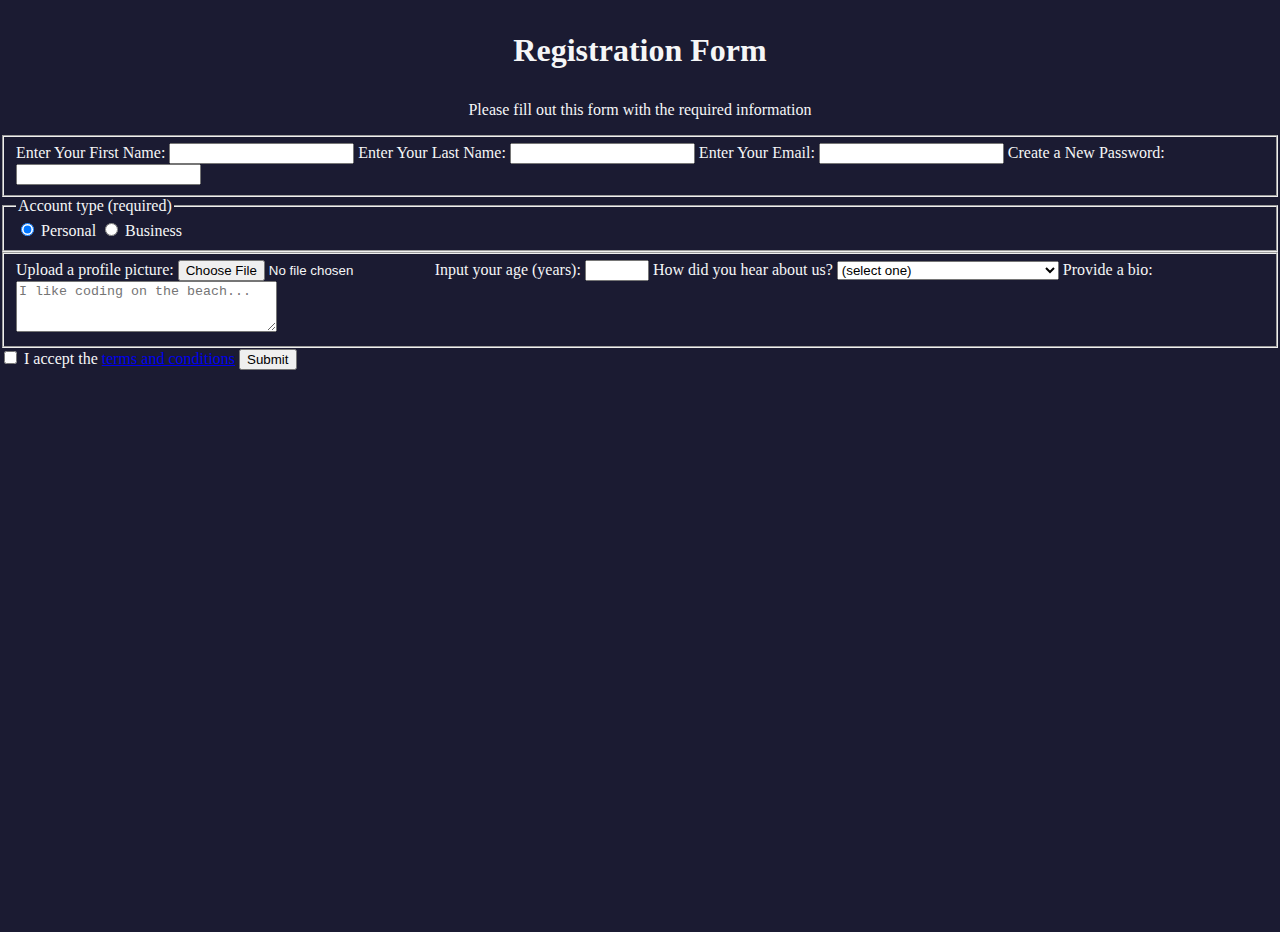
<file: freecodecamp/index.html>
<!DOCTYPE html>
<html lang="en">
  <head>
    <meta charset="UTF-8">
    <title>Registration Form</title>
    <link rel="stylesheet" href="styles.css" />
  </head>
  <body>
    <h1>Registration Form</h1>
    <p>Please fill out this form with the required information</p>
    <form method="post" action='https://register-demo.freecodecamp.org'>
      <fieldset>
        <label for="first-name">Enter Your First Name: <input id="first-name" name="first-name" type="text" required /></label>
        <label for="last-name">Enter Your Last Name: <input id="last-name" name="last-name" type="text" required /></label>
        <label for="email">Enter Your Email: <input id="email" name="email" type="email" required /></label>
        <label for="new-password">Create a New Password: <input id="new-password" name="new-password" type="password" pattern="[a-z0-5]{8,}" required /></label>
      </fieldset>
      <fieldset>
        <legend>Account type (required)</legend>
        <label for="personal-account"><input id="personal-account" type="radio" name="account-type" checked /> Personal</label>
        <label for="business-account"><input id="business-account" type="radio" name="account-type" /> Business</label>
      </fieldset>
      <fieldset>
        <label for="profile-picture">Upload a profile picture: <input id="profile-picture" type="file" name="file" /></label>
        <label for="age">Input your age (years): <input id="age" type="number" name="age" min="13" max="120" /></label>
        <label for="referrer">How did you hear about us?
          <select id="referrer" name="referrer">
            <option value="">(select one)</option>
            <option value="1">freeCodeCamp News</option>
            <option value="2">freeCodeCamp YouTube Channel</option>
            <option value="3">freeCodeCamp Forum</option>
            <option value="4">Other</option>
          </select>
        </label>
        <label for="bio">Provide a bio:
          <textarea id="bio" name="bio" rows="3" cols="30" placeholder="I like coding on the beach..."></textarea>
        </label>
      </fieldset>
      <label for="terms-and-conditions">
        <input id="terms-and-conditions" type="checkbox" required name="terms-and-conditions" /> I accept the <a href="https://www.freecodecamp.org/news/terms-of-service/">terms and conditions</a>
      </label>
      <input type="submit" value="Submit" />
    </form>
  </body>
</html>
</file>
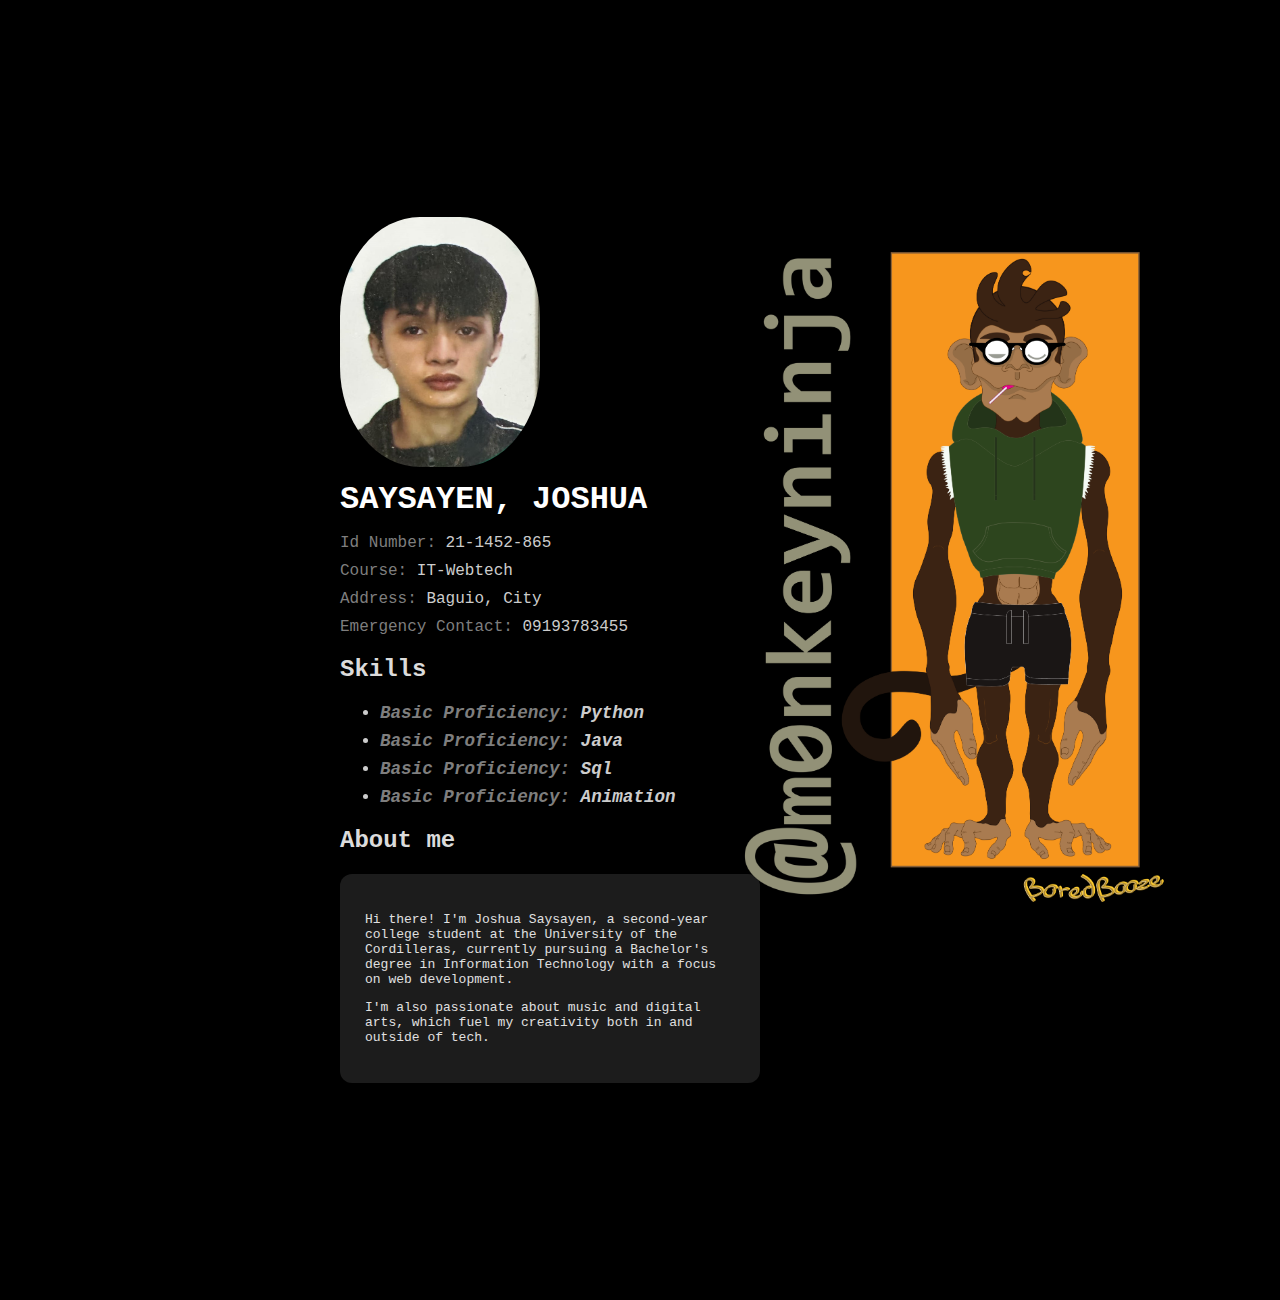
<file: resume/index.html>
<!DOCTYPE html>
<html lang="en">
<head>
    <link rel="stylesheet" href="style.css">
    <meta charset="UTF-8">
    <meta name="viewport" content="width=device-width, initial-scale=1.0">
    <title>Exercise</title>
</head>
<body>
    <div class="container">
        <div class="profile-card">
            <div class="contentwrap">
                <div class="imgName">
                    <img src="img/idref.jpg" 
                    alt="id image" 
                    class="centerID" 
                    width="200" 
                    height="250">
                    <h1 class="header1">SAYSAYEN, JOSHUA</h1>
                    <div class="info">
                        <ul>
                            <li><strong>Id Number:</strong> 21-1452-865</li>
                            <li><strong>Course:</strong> IT-Webtech</li>
                            <li><strong>Address:</strong> Baguio, City</li>
                            <li><strong>Emergency Contact:</strong> 09193783455</li>
                        </ul>
                    </div>
                    <h2 class="header2">Skills</h2>
                    <div>
                    <ul class="skills">
                        <li><strong>Basic Proficiency:</strong> Python</li>
                        <li><strong>Basic Proficiency:</strong> Java</li>
                        <li><strong>Basic Proficiency:</strong> Sql</li>
                        <li><strong>Basic Proficiency:</strong> Animation</li>
                    </ul>
                    </div>
                    <h2 class="header2">About me</h2>
                    <div class="about-me">
                        <p>Hi there! I'm Joshua Saysayen, a second-year college student at the University of the Cordilleras, currently pursuing a Bachelor's degree in Information Technology with a focus on web development.</p>
                        <p>I'm also passionate about music and digital arts, which fuel my creativity both in and outside of tech.</p>
                    </div>
                    <div class="resume">
                        <!--Add resume at home-->
                    </div>
            </div>    
        </div>
        <div class="rightimg">
            <img src="img/dressedmonke.png" class="alignimg" alt="boredbooze" width="200" height="250">
        </div>
    </div>
</body>
</html>
</file>
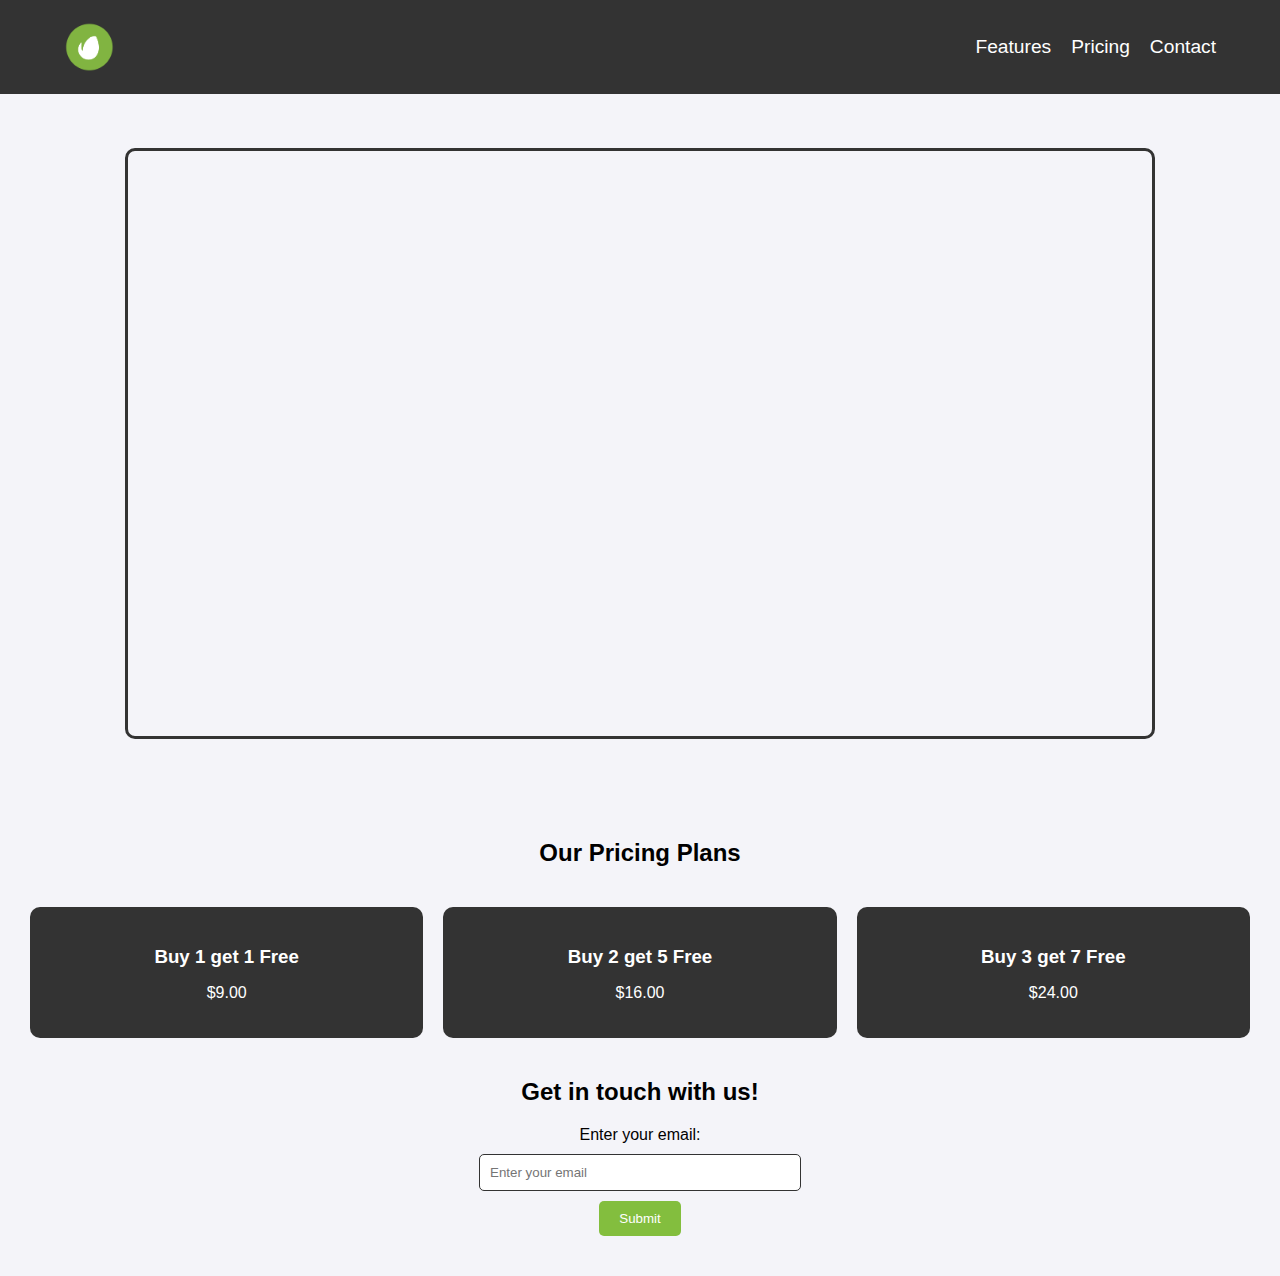
<file: certification projects/Product Landing Page/index.html>
<!DOCTYPE html>
<html lang="en">
<head>
    <meta charset="UTF-8">
    <meta name="viewport" content="width=device-width, initial-scale=1.0">
    <title>Product Landing Page</title>
    <link rel="stylesheet" href="style.css">
</head>
<body>
    <header id="header">
        <nav id="nav-bar">
            <img id="header-img" src="img/icon.png" alt="envato">
            <ul>
                <li><a class="nav-link" href="#features">Features</a></li>
                <li><a class="nav-link" href="#pricing">Pricing</a></li>
                <li><a class="nav-link" href="#contact">Contact</a></li>
            </ul>
        </nav>
    </header>
    <main>
        <section id="features">
            <h2>Watch our T-Shirt Product Video</h2>
            <div id="vid-container">
                <iframe id="video" width="560" height="315" src="https://www.youtube.com/embed/PdJq-dAQr-Y" frameborder="0" allowfullscreen></iframe>
            </div>
        </section>
        <section id="pricing">
            <h2>Our Pricing Plans</h2>
            <div id="pricing-table">
                <div class="pricing-opt">
                    <h3>Buy 1 get 1 Free</h3>
                    <p>$9.00</p>
                </div>
                <div class="pricing-opt">
                    <h3>Buy 2 get 5 Free</h3>
                    <p>$16.00</p>
                </div>
                <div class="pricing-opt">
                    <h3>Buy 3 get 7 Free</h3>
                    <p>$24.00</p>
                </div>
            </div>
        </section>
        <section id="contact">
            <h2>Get in touch with us!</h2>
            <form id="form" action="https://www.freecodecamp.com/email-submit" method="POST">
                <label for="email" >Enter your email:</label>
                <input type="email" id="email" name="email" placeholder="Enter your email" required>
                <input type="submit" id="submit" value="Submit">
            </form>
        </section>
    </main>
</body>
</html>
</file>
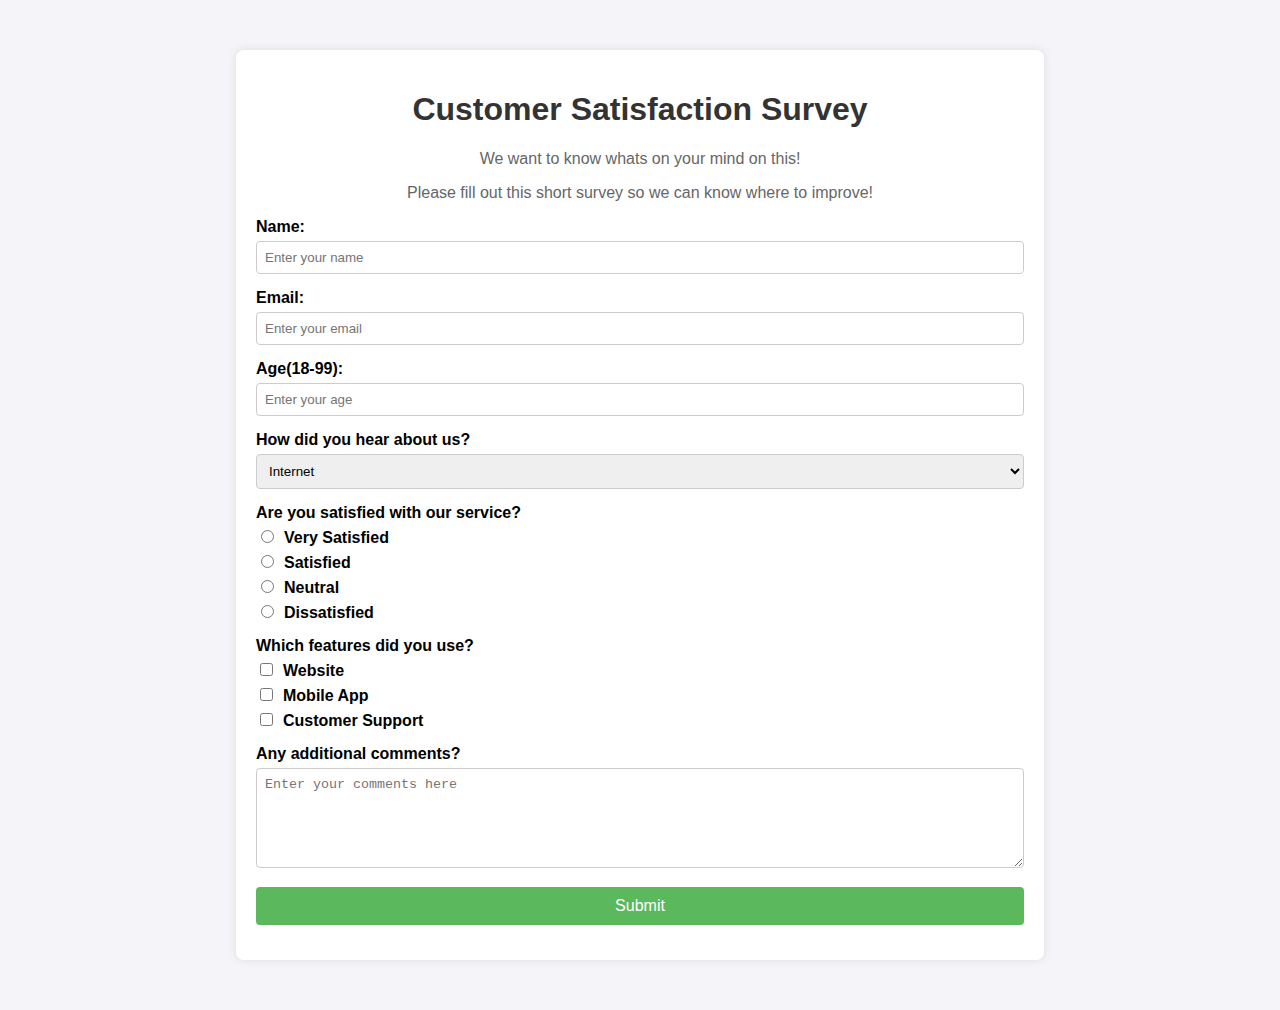
<file: certification projects/Survey Form/index.html>
<!DOCTYPE html>
<html lang="en">
<head>
    <meta charset="UTF-8">
    <meta name="viewport" content="width=device-width, initial-scale=1.0">
    <title>Survey Form</title>
    <link rel="stylesheet" href="style.css">
</head>
<body>
    <div class="container">
        <h1 id="title">Customer Satisfaction Survey</h1>
        <p id="description">We want to know whats on your mind on this!</p>
        <p id="description">Please fill out this short survey so we can know where to improve!</p>
        <form id="survey-form">
            <div class="form-group">
                <!--for the name-->
                <label id="name-label" for="name">Name: </label>
                <input type="text" id="name" name="name" placeholder="Enter your name" required>
            </div>
            <div class="form-group">
                <!--for the email-->
                <label id="email-label" for="email">Email: </label>
                <input type="email" id="email" name="email" placeholder="Enter your email" required>
            </div>
            <div class="form-group">
                <!--for the age-->
                <label id="age-label" for="age">Age(18-99): </label>
                <input type="number" id="age" name="age" min="18" max="99" placeholder="Enter your age" required>
            </div>
            <div class="form-group">
                <!--dropdown part-->
                <label for="dropdown">How did you hear about us?</label>
                <select name="dropdown" id="dropdown">
                    <option value="internet">Internet</option>
                    <option value="friends">Friends or Family</option>
                    <option value="advertisement">Advertisement</option>
                </select>
            </div>
            <div class="form-group">
                <!--radiobutton part-->
                <label for="">Are you satisfied with our service?</label>
                <label for=""><input type="radio" name="satisfaction" value="very-satisfied">Very Satisfied</label>
                <label for=""><input type="radio" name="satisfaction" value="satisfied">Satisfied</label>
                <label for=""><input type="radio" name="satisfaction" value="neutral">Neutral</label>
                <label for=""><input type="radio" name="satisfaction" value="dissatisfied">Dissatisfied</label>
            </div>
            <div class="form-group">
                <!--checkbox part-->
                <label for="">Which features did you use?</label>
                <label for=""><input type="checkbox" name="features" value="website">Website</label>
                <label for=""><input type="checkbox" name="features" value="mobile-app">Mobile App</label>
                <label for=""><input type="checkbox" name="features" value="customer-support">Customer Support</label>
            </div>
            <div class="form-group">
                <!--for commentaries-->
                <label for="comments">Any additional comments?</label>
                <textarea name="comments" id="comments" placeholder="Enter your comments here"></textarea>
            </div>
            <div class="form-group">
                <button id="submit" type="submit">Submit</button>
            </div>
        </form>
    </div>
</body>
</html>
</file>
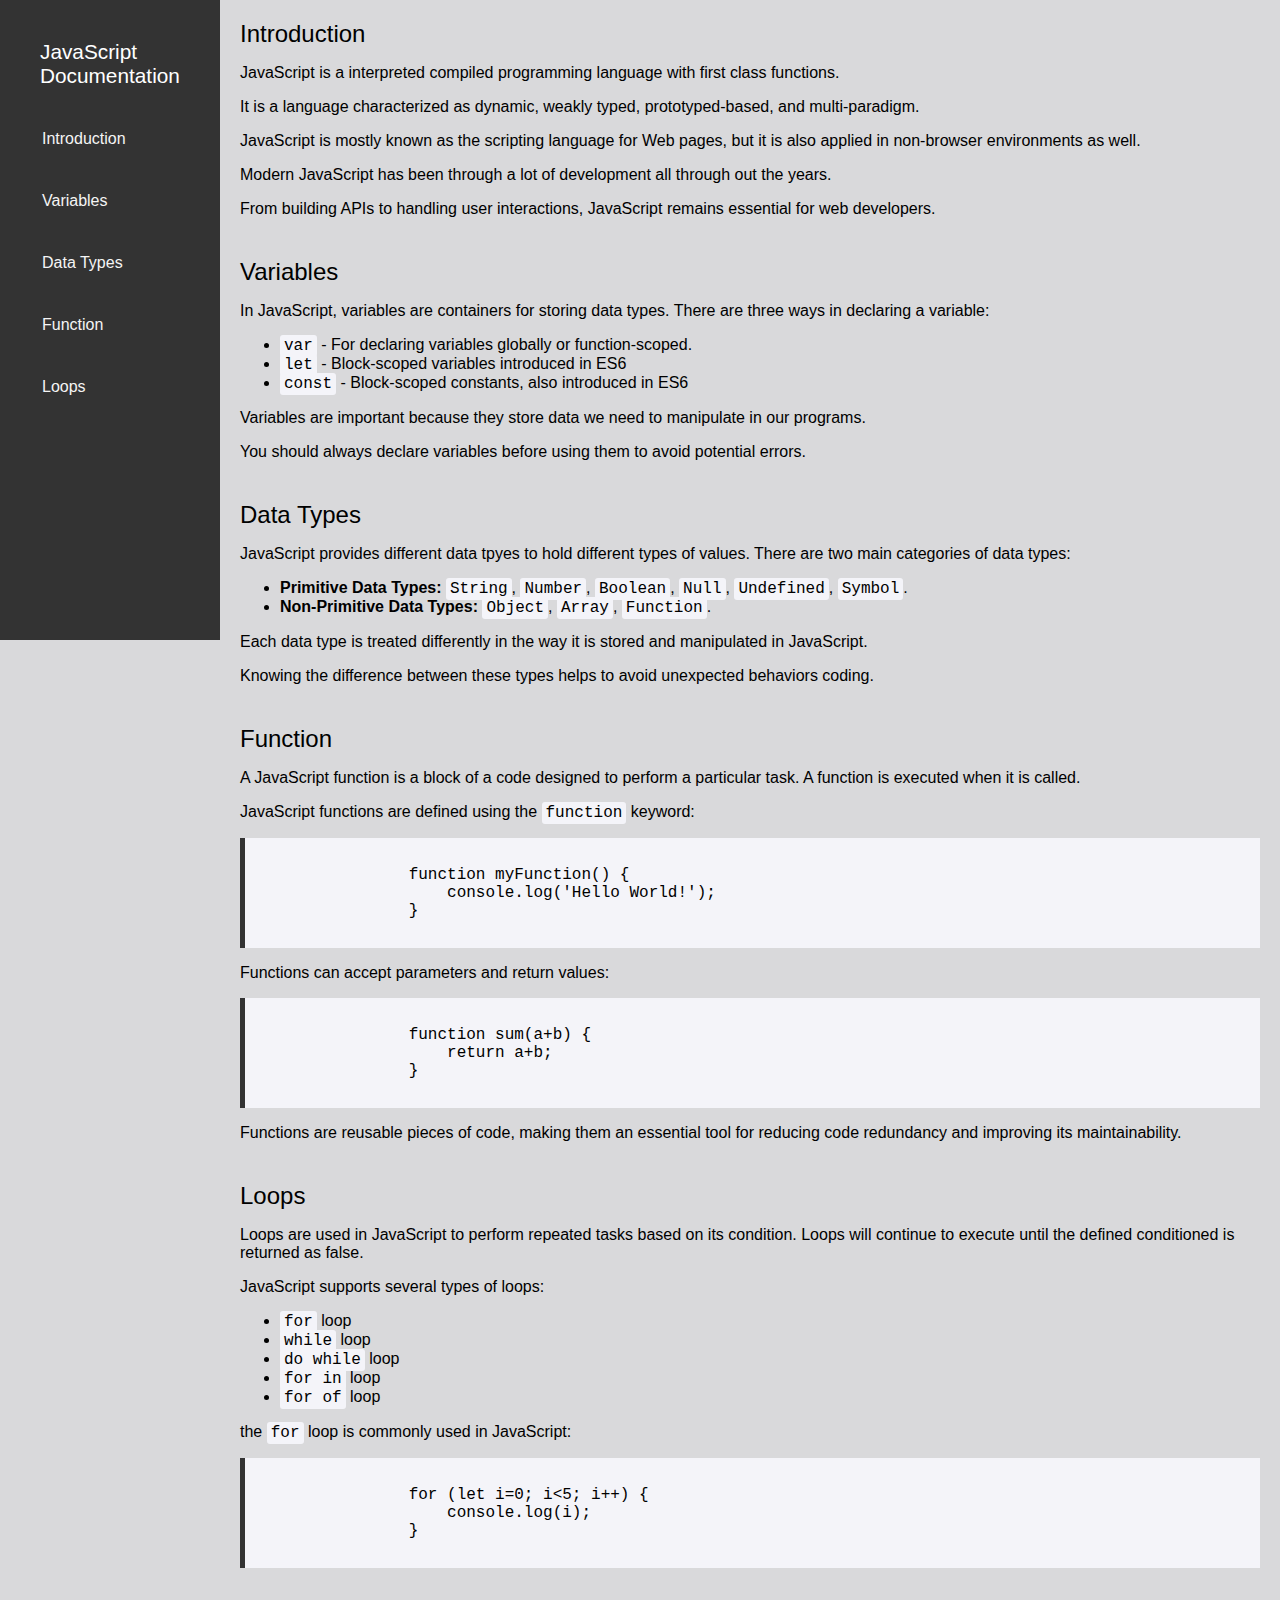
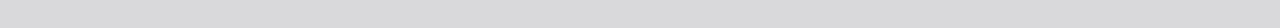
<file: certification projects/Technical Documentation/index.html>
<!DOCTYPE html>
<html lang="en">
<head>
    <meta charset="UTF-8">
    <meta name="viewport" content="width=device-width, initial-scale=1.0">
    <title>Technical Documentation</title>
    <link rel="stylesheet" href="style.css">
</head>
<body>
    <nav id="navbar">
        <header>JavaScript Documentation</header>
        <a class="nav-link" href="#Introduction">Introduction</a>
        <a class="nav-link" href="#Variables">Variables</a>
        <a class="nav-link" href="#Data_Types">Data Types</a>
        <a class="nav-link" href="#Function">Function</a>
        <a class="nav-link" href="#Loops">Loops</a>
    </nav>
    <main id="main-doc">
        <section class="main-section" id="Introduction">
            <header>Introduction</header>
            <p>JavaScript is a interpreted compiled programming language with first class functions.</p>
            <p>It is a language characterized as dynamic, weakly typed, prototyped-based, and multi-paradigm.</p>
            <p>JavaScript is mostly known as the scripting language for Web pages, but it is also applied in non-browser environments as well.</p>
            <p>Modern JavaScript has been through a lot of development all through out the years.</p>
            <p>From building APIs to handling user interactions, JavaScript remains essential for web developers.</p>
        </section>
        <section class="main-section" id="Variables">
            <header>Variables</header>
            <p>In JavaScript, variables are containers for storing data types. There are three ways in declaring a variable:</p>
            <ul>
                <li><code>var</code> - For declaring variables globally or function-scoped.</li>
                <li><code>let</code> - Block-scoped variables introduced in ES6</li>
                <li><code>const</code> - Block-scoped constants, also introduced in ES6</li>
            </ul>
            <p>Variables are important because they store data we need to manipulate in our programs.</p>
            <p>You should always declare variables before using them to avoid potential errors.</p>
        </section>
        <section class="main-section" id="Data_Types">
            <header>Data Types</header>
            <p>JavaScript provides different data tpyes to hold different types of values. There are two main categories of data types:</p>
            <ul>
                <li>
                    <strong>Primitive Data Types: </strong><code>String</code>, <code>Number</code>, <code>Boolean</code>, <code>Null</code>, <code>Undefined</code>, <code>Symbol</code>.
                </li>
                <li>
                    <strong>Non-Primitive Data Types: </strong><code>Object</code>, <code>Array</code>, <code>Function</code>.
                </li>
            </ul>
            <p>Each data type is treated differently in the way it is stored and manipulated in JavaScript.</p>
            <p>Knowing the difference between these types helps to avoid unexpected behaviors coding.</p>
        </section>
        <section class="main-section" id="Function">
            <header>Function</header>
            <p>A JavaScript function is a block of a code designed to perform a particular task. A function is executed when it is called.</p>
            <p>JavaScript functions are defined using the <code>function</code> keyword:</p>
            <pre><code>
                function myFunction() {
                    console.log('Hello World!');
                }
            </code></pre>
            <p>Functions can accept parameters and return values:</p>
            <pre><code>
                function sum(a+b) {
                    return a+b;
                }
            </code></pre>
            <p>Functions are reusable pieces of code, making them an essential tool for reducing code redundancy and improving its maintainability.</p>
        </section>
        <section class="main-section" id="Loops">
            <header>Loops</header>
            <p>Loops are used in JavaScript to perform repeated tasks based on its condition. Loops will continue to execute until the defined conditioned is returned as false.</p>
            <p>JavaScript supports several types of loops:</p>
            <ul>
                <li><code>for</code> loop</li>
                <li><code>while</code> loop</li>
                <li><code>do while</code> loop</li>
                <li><code>for in</code> loop</li>
                <li><code>for of</code> loop</li>
            </ul>
            <p>the <code>for</code> loop is commonly used in JavaScript:</p>
            <pre><code>
                for (let i=0; i<5; i++) {
                    console.log(i);
                }
            </code></pre>
        </section>
    </main>
</body>
</html>
</file>
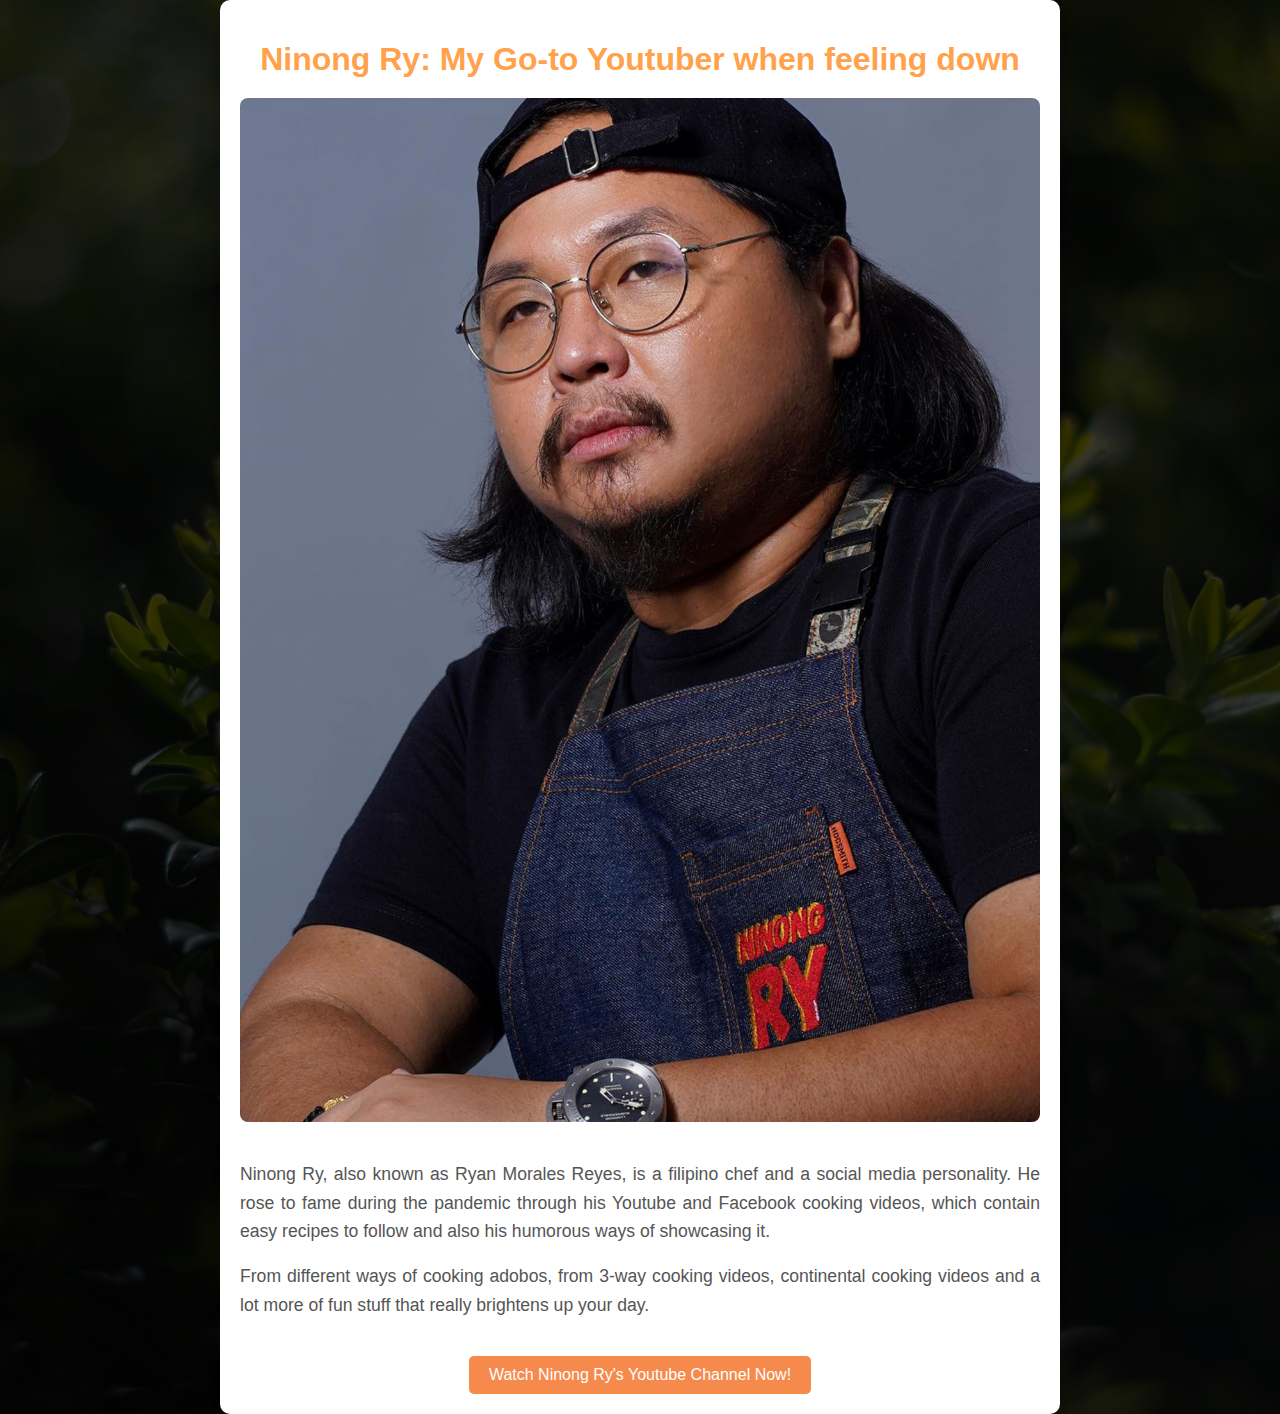
<file: certification projects/Tribute Page/index.html>
<!DOCTYPE html>
<html lang="en">
<head>
    <meta charset="UTF-8">
    <meta name="viewport" content="width=device-width, initial-scale=1.0">
    <title>Ninong Ry Tribute</title>
    <link rel="stylesheet" href="style.css">
</head>
<body>
    <main id="main">
        <h1 id="title">Ninong Ry: My Go-to Youtuber when feeling down</h1>
        <div id="img-container">
            <img id="image" src="img/nongry.jpg">
            <figcaption>Yours Truly, Magaling magluto at makulet na NINONG RY!</figcaption>
        </div>
        <section id="tribute-info">
            <p>Ninong Ry, also known as Ryan Morales Reyes, is a filipino chef and a social media personality. He rose to fame during the pandemic through his Youtube and Facebook cooking videos, which contain easy recipes to follow and also his humorous ways of showcasing it.</p>
            <p>From different ways of cooking adobos, from 3-way cooking videos, continental cooking videos and a lot more of fun stuff that really brightens up your day.</p>
        </section>

        <a id="tribute-link" href="https://www.youtube.com/c/NinongRy" target="_blank">Watch Ninong Ry's Youtube Channel Now!</a>
    </main>
</body>
</html>
</file>
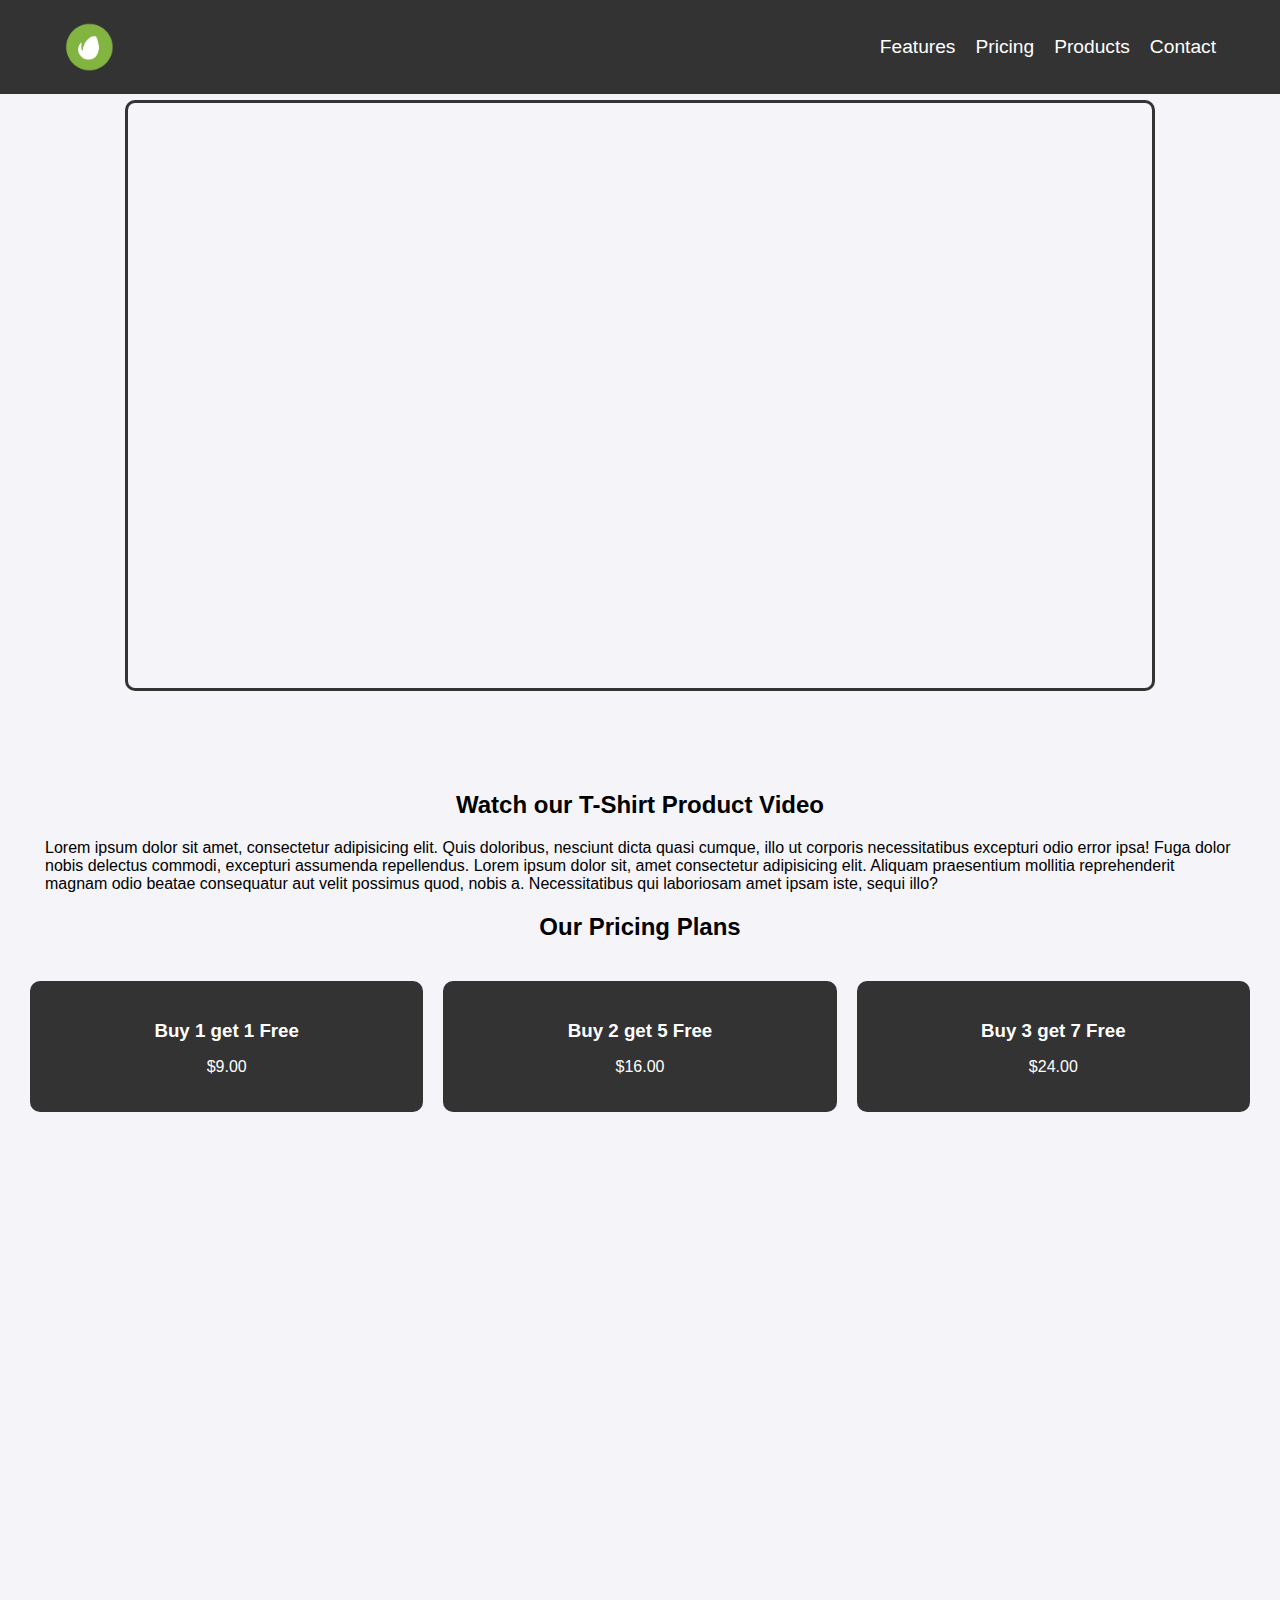
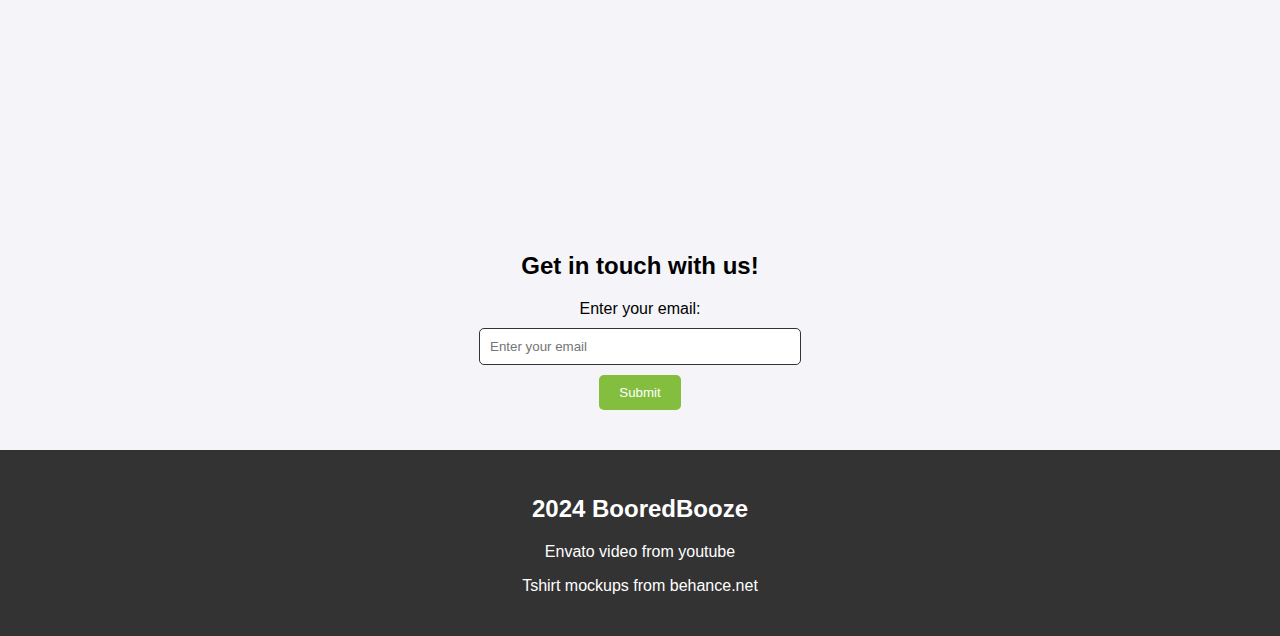
<file: freecodecamp/prodland/index.html>
<!DOCTYPE html>
<html lang="en">
<head>
    <meta charset="UTF-8">
    <meta name="viewport" content="width=device-width, initial-scale=1.0">
    <title>Product Landing Page</title>
    <link rel="stylesheet" href="style.css">
</head>
<body>
    <header id="header">
        <nav id="nav-bar">
            <img id="header-img" src="img/icon.png" alt="envato">
            <ul>
                <li><a class="nav-link" href="#features">Features</a></li>
                <li><a class="nav-link" href="#pricing">Pricing</a></li>
                <li><a class="nav-link" href="#products">Products</a></li>
                <li><a class="nav-link" href="#contact">Contact</a></li>
            </ul>
        </nav>
    </header>
    <main>
        <section id="features">
            <div id="vid-container">
                <iframe id="video" width="560" height="315" src="https://www.youtube.com/embed/PdJq-dAQr-Y" frameborder="0" allowfullscreen></iframe>
            </div>
            <div id="text">
                <h2>Watch our T-Shirt Product Video</h2>
                <p>Lorem ipsum dolor sit amet, consectetur adipisicing elit. Quis doloribus, nesciunt dicta quasi cumque, illo ut corporis necessitatibus excepturi odio error ipsa! Fuga dolor nobis delectus commodi, excepturi assumenda repellendus. Lorem ipsum dolor sit, amet consectetur adipisicing elit. Aliquam praesentium mollitia reprehenderit magnam odio beatae consequatur aut velit possimus quod, nobis a. Necessitatibus qui laboriosam amet ipsam iste, sequi illo?</p>
            </div>
            </section>
        <section id="pricing">
            <h2>Our Pricing Plans</h2>
            <div id="pricing-table">
                <div class="pricing-opt">
                    <h3>Buy 1 get 1 Free</h3>
                    <p>$9.00</p>
                </div>
                <div class="pricing-opt">
                    <h3>Buy 2 get 5 Free</h3>
                    <p>$16.00</p>
                </div>
                <div class="pricing-opt">
                    <h3>Buy 3 get 7 Free</h3>
                    <p>$24.00</p>
                </div>
            </div>
        </section>
        <section id="products">
            <div class="prod-view">
                <iframe src="https://www.behance.net/embed/project/191792941?ilo0=1" height="316" width="404" allowfullscreen lazyload frameborder="0" allow="clipboard-write" refererPolicy="strict-origin-when-cross-origin"></iframe>
                <div class="prod-content">
                    <h2>Product 1</h2>
                    <p>Lorem ipsum dolor sit amet consectetur, adipisicing elit. Ratione doloremque laborum, quis explicabo quia similique, non sequi quaerat velit ab voluptates impedit eum voluptate quo, reprehenderit provident ducimus neque vero?</p>
                </div>
            </div>
            <div class="prod-view">
                <iframe src="https://www.behance.net/embed/project/135712165?ilo0=1" height="316" width="404" allowfullscreen lazyload frameborder="0" allow="clipboard-write" refererPolicy="strict-origin-when-cross-origin"></iframe>
                <div class="prod-content">
                    <h2>Product 2</h2>
                    <p>Lorem ipsum, dolor sit amet consectetur adipisicing elit. Molestias hic, officia quia quidem dignissimos explicabo quod natus accusamus laborum maxime ratione ducimus obcaecati quaerat rerum repellat, quo adipisci illum consequuntur!</p>
                </div>
            </div>
            <div class="prod-view">
                <iframe src="https://www.behance.net/embed/project/207860377?ilo0=1" height="316" width="404" allowfullscreen lazyload frameborder="0" allow="clipboard-write" refererPolicy="strict-origin-when-cross-origin"></iframe>
                <div class="prod-content">
                    <h2>Product 3</h2>
                    <p>Lorem ipsum dolor sit amet, consectetur adipisicing elit. Expedita, temporibus quasi excepturi beatae, corporis suscipit eius veritatis debitis autem, in quia. Earum veritatis laborum voluptates sint excepturi nemo in labore.</p>
                </div>
            </div>
            <div class="prod-view">
                <iframe src="https://www.behance.net/embed/project/182048289?ilo0=1" height="316" width="404" allowfullscreen lazyload frameborder="0" allow="clipboard-write" refererPolicy="strict-origin-when-cross-origin"></iframe>
                <div class="prod-content">
                    <h2>Product 4</h2>
                    <p>Lorem ipsum dolor sit amet consectetur adipisicing elit. Facere quisquam quia nostrum ea temporibus quos qui, cumque rem corrupti ipsa doloremque voluptates atque minus totam velit laboriosam minima veritatis accusantium.</p>
                </div>
            </div>
            <div class="prod-view">
                <iframe src="https://www.behance.net/embed/project/202613739?ilo0=1" height="316" width="404" allowfullscreen lazyload frameborder="0" allow="clipboard-write" refererPolicy="strict-origin-when-cross-origin"></iframe>
                <div class="prod-content">
                    <h2>Product 5</h2>
                    <p>Lorem ipsum dolor sit amet, consectetur adipisicing elit. Est odit odio explicabo dolorem ipsum quaerat vero eos! Beatae magni veniam eveniet consequuntur repudiandae quam voluptatem, illo ducimus alias atque. Molestias?</p>
                </div>
            </div>
            <div class="prod-view">
                <iframe src="https://www.behance.net/embed/project/204410677?ilo0=1" height="316" width="404" allowfullscreen lazyload frameborder="0" allow="clipboard-write" refererPolicy="strict-origin-when-cross-origin"></iframe>
                <div class="prod-content">
                    <h2>Product 6</h2>
                    <p>Lorem ipsum dolor sit amet consectetur adipisicing elit. Reiciendis aut officia, unde eligendi molestiae nesciunt temporibus fugiat non rem quo perspiciatis illo, aliquid nulla quisquam, nostrum asperiores. Deleniti, consectetur distinctio?</p>
                </div>
            </div>
        </section>
        <section id="contact">
            <h2>Get in touch with us!</h2>
            <form id="form" action="https://www.freecodecamp.com/email-submit" method="POST">
                <label for="email" >Enter your email:</label>
                <input type="email" id="email" name="email" placeholder="Enter your email" required>
                <input type="submit" id="submit" value="Submit">
            </form>
        </section>
        <footer>
            <h2>2024 BooredBooze</h2>
            <p>Envato video from youtube</p>
            <p>Tshirt mockups from behance.net</p>
        </footer>
        </div>
    </main>
</body>
</html>
</file>
<file: freecodecamp/styles.css>
body {
    width: 100%;
    height: 100vh;
    margin: 0;
    background-color: #1b1b32;
    color: #f5f6f7;
    font-family: Tahoma;
    font-size: 16px;
  }
  
  h1, p {
    margin: 1em auto;
    text-align: center;
  }
</file>
<file: resume/style.css>
body {
    font-family: monospace;
    background-color: black;
    margin: 0;
    padding: 20px;
    display: flex;
    justify-content: center;
    align-items: center;
    height: 140vh ;
}

.centerID{
    border-radius: 40%;
}

.profile-card {
    background-color: black;
    padding-top: 20;
    border-radius: 12px;
    box-shadow: 0 4px 8px rgba(0, 0, 0, 1);
    width: 600px;
    display: flex;
    justify-content: space-between;
}

.container {
    display: flex;
    justify-content: center;
    align-items: center;
    width: 80%;
}   

.contentwrap {
    display: flex;
    justify-content: flex-start;
    align-items: flex-start;
}
.header1 {
    font-weight: bolder;
    font-size: 2rem;
    margin-top: 10px;
    margin-bottom: 15px;
    color: #ffffff;        
}

.imgName {
    display: inline-block;
    width: 370px;
}

.info ul {
    list-style-type: none;
    padding: 0;
    font-size: 1rem;
    color: #cccccc;
}

.info ul li {
    margin: 10px 0;
    font-weight: 300;
}

.skills {
    font-weight: bold;
    text-align: center;
    margin: 20px 0;
}

.skills li {
    font-style: oblique;
    font-size: 1.1rem;
    text-align: left;
    margin: 8px 0;
    color: #cccccc;
}

.header2 {
    font-size: 1.5rem;
    font-weight: bold;
    margin-bottom: 15px;
    color: #dbdbdb
}

.profile-card {
    padding: 0;
}

ul li strong {
    color: #7e7e7e;
}

.rightimg{
    display: flex;
    align-items: stretch;
    margin-left: 20px;
}

.alignimg{
    height: 685px;
    width: 550px;
    max-height: 1000px;
    object-fit: cover;
}

.about-me {
    background-color: #1c1c1c;
    padding: 25px;
    border-radius: 12px;
    margin-top: 20px;
    color: #e0e0e0;
    width: 100%;
}
</file>
<file: certification projects/Product Landing Page/style.css>
body {
    font-family: 'Arial', sans-serif;
    margin: 0;
    padding: 0;
    background-color: #f4f4f9;
}
h2 {
    text-align: center;
    margin: 20px 0;
}
#header {
    background-color: #333;
    color: white;
    padding: 20px 0;
    position: fixed;
    width: 100%;
    top: 0;
    z-index: 10;
    display: flex;
    justify-content: center;
    align-items: center;
}
#nav-bar {
    display: flex;
    justify-content: space-between;
    align-items: center;
    width: 90%;
    max-width: 1200px;
}
#header-img {
    width: 50px;
}
ul {
    list-style-type: none;
    display: flex;
    gap: 20px;
}
.nav-link {
    color: white;
    text-decoration: none;
    font-size: 1.2em;
}
.nav-link:hover {
    text-decoration: underline;
}
#vid-container {
    display: flex;
    justify-content: center;
    margin: 100px 0;
}
#video {
    width: 80%;
    max-width: 100%;
    height: 65vh;
    border: 3px solid #333;
    border-radius: 10px;
}
#pricing-table {
    display: flex;
    justify-content: space-around;
    align-items: stretch;
    margin: 40px 0;
    padding: 0 20px;
}
.pricing-opt {
    background-color: #333;
    color: white;
    padding: 20px;
    text-align: center;
    border-radius: 10px;
    flex: 1;
    margin: 0 10px;
}
.pricing-opt h3 {
    margin-bottom: 10px;
}
#contact {
    text-align: center;
    margin: 40px 0;
}
#form {
    display: flex;
    flex-direction: column;
    align-items: center;
    gap: 10px;
}
#email {
    padding: 10px;
    width: 300px;
    max-width: 100%;
    border-radius: 5px;
    border: 1px solid #333;
}
#submit {
    padding: 10px 20px;
    background-color: #83be3e;
    color: white;
    border: none;
    border-radius: 5px;
    cursor: pointer;
}
#submit:hover {
    background-color: #76ac38;
}
@media (max-width: 768px) {
    #nav-bar ul {
        flex-direction: column;
        gap: 10px;
    }
    .pricing-table {
        flex-direction: column;
        align-items: center;
    }
    .pricing-opt {
        margin: 10px 0;
    }
}
</file>
<file: certification projects/Survey Form/style.css>
body {
    font-family: Arial, sans-serif;
    background-color: #f4f4f9;
    margin: 0;
    padding: 0;
}
.container {
    width: 60%;
    margin: 50px auto;
    background-color: #fff;
    padding: 20px;
    border-radius: 8px;
    box-shadow: 0px 0px 10px rgba(0,0,0,0.1);
}
h1 {
    text-align: center;
    color: #333;
}
p {
    text-align: center;
    color: #666;
}
.form-group {
    margin-bottom: 15px;
}
label {
    display: block;
    margin-bottom: 5px;
    font-weight: bold;
}
input[type="text"], input[type="email"], input[type="number"], select, textarea {
    width: 100%;
    padding: 8px;
    border-radius: 4px;
    border: 1px solid #ccc;
    box-sizing: border-box;
}
input[type="radio"], input[type="checkbox"] {
    margin-right: 10px;
}
textarea {
    height: 100px;
}
button {
    display: block;
    width: 100%;
    padding: 10px;
    background-color: #5cb85c;
    color: white;
    border: none;
    border-radius: 4px;
    font-size: 1rem;
    cursor: pointer;
}
button:hover {
    background-color: #4cae4c;
}
</file>
<file: certification projects/Technical Documentation/style.css>
body {
    font-family: 'Arial', sans-serif;
    margin: 0;
    padding: 0;
    background-color: #d9d9db;
    display: flex;
}
#navbar {
    background-color: #333;
    color: white;
    height: 600px;
    width: 180px;
    position: fixed;
    top: 0;
    left: 0;
    padding: 20px;
    display: flex;
    flex-direction: column;
}
#navbar header {
    font-size: 1.3em;
    margin: 20px;
}
#navbar a{
    padding: 22px;
    color: whitesmoke;
    text-decoration: none;
}
.navlink {
    color: white;
    text-decoration: none;
    padding: 10px 0;
    font-size: 1em;
}
.nav-link:hover {
    background-color: #555;
}
#main-doc {
    margin-left: 220px;
    padding: 20px;
}
.main-section {
    margin-bottom: 40px;
}
header {
    font-size: 1.5em;
    margin-bottom: 10px;
}
pre {
    background-color:  #f4f4f9;
    padding: 10px;
    border-left: 5px solid #333;
    margin-top: 10px;
}
code {
    font-family: 'Courier New', Courier, monospace;
    background-color: #f4f4f9;
    padding: 2px 4px;
    border-radius: 3px;
}

@media (max-width: 768px) {
    #navbar {
        width: 150px;
        font-size: 0.9em;
    }
    #main-doc {
        margin-left: 170px;
        padding: 15px;
    }
    header {
        font-size: 1.2em;
    }
}
</file>
<file: certification projects/Tribute Page/style.css>
body {
    font-family: 'Arial', sans-serif;
    background-color: #000000;
    background-image: linear-gradient(rgba(0,0,0,0.75),rgba(0,0,0,0.75)), url('img/bg.jpg');
    background-size: cover;
    background-position: center;
    background-repeat: no-repeat;
    margin: 0;
    padding: 0;
    display: flex;
    justify-content: center;
    align-items: center;
    min-height: 100vh;
    color: #fff;
}
main {
    background-color: #ffffff;
    padding: 20px;
    border-radius: 10px;
    width: 90%;
    max-width: 800px;
    text-align: center;
    box-shadow: 0 2px 10px rgba(0,0,0,0.1);
}
h1 {
    font-size: 2em;
    color: #ffa24b;
    margin-bottom: 20px;
}
p {
    text-align: justify;
}
#img-container {
    margin-bottom: 20px;
}
#image {
    max-width: 100%;
    height: auto;
    display: block;
    margin: 0 auto;
    border-radius: 8px;
}
#image-caption { 
    font-style: italic;
    color: #666;
    margin-top: 10px;
}
#tribute-info {
    font-size: 1.1em;
    color: #555;
    line-height: 1.6;
}
#tribute-link {
    display: inline-block;
    margin-top: 20px;
    padding: 10px 20px;
    background-color: #f68a4c;
    color: white;
    text-decoration: none;
    border-radius: 5px;
    transition: background-color 0.3 east;
}
#tribute-link:hover {
    background-color: #e3793c;
}
</file>
<file: freecodecamp/prodland/style.css>
body {
    font-family: 'Arial', sans-serif;
    margin: 0;
    padding: 0;
    background-color: #f4f4f9;
}
h2 {
    text-align: center;
    margin: 20px 0;
}
#header {
    background-color: #333;
    color: white;
    padding: 20px 0;
    position: fixed;
    width: 100%;
    top: 0;
    z-index: 10;
    display: flex;
    justify-content: center;
    align-items: center;
}
#nav-bar {
    display: flex;
    justify-content: space-between;
    align-items: center;
    width: 90%;
    max-width: 1200px;
}
#header-img {
    width: 50px;
}
ul {
    list-style-type: none;
    display: flex;
    gap: 20px;
}
.nav-link {
    color: white;
    text-decoration: none;
    font-size: 1.2em;
}
.nav-link:hover {
    text-decoration: underline;
}
#vid-container {
    display: flex;
    justify-content: center;
    margin: 100px 0;
}
#video {
    width: 80%;
    max-width: 100%;
    height: 65vh;
    border: 3px solid #333;
    border-radius: 10px;
}
#text {
    display: block;
    padding-inline: 45px;
}
#text p {
    color: black;
}

#pricing-table {
    display: flex;
    justify-content: space-around;
    align-items: stretch;
    margin: 40px 0;
    padding: 0 20px;
}
.pricing-opt {
    background-color: #333;
    color: white;
    padding: 20px;
    text-align: center;
    border-radius: 10px;
    flex: 1;
    margin: 0 10px;
}
.pricing-opt h3 {
    margin-bottom: 10px;
}
#products {
    display: flex;
    gap: 20px;
    flex-wrap: wrap;
    justify-content: center;
}
.prod-view {
    position: relative;
    width: 404px;
    overflow: hidden;
}
.prod-content {
    position: absolute;
    top: 0;
    right: -100%;
    width: 90%;
    height: 100%;
    background: rgba(0, 0, 0, 0.7);
    color: white;
    padding: 20px;
    display: flex;
    flex-direction: column;
    justify-content: center;
    align-items: flex-start;
    transition: right 0.5s ease;
}
.prod-view:hover .prod-content {
    right: 0;
}
#contact {
    text-align: center;
    margin: 40px 0;
}
#form {
    display: flex;
    flex-direction: column;
    align-items: center;
    gap: 10px;
}
#email {
    padding: 10px;
    width: 300px;
    max-width: 100%;
    border-radius: 5px;
    border: 1px solid #333;
}
#submit {
    padding: 10px 20px;
    background-color: #83be3e;
    color: white;
    border: none;
    border-radius: 5px;
    cursor: pointer;
}
#submit:hover {
    background-color: #76ac38;
}
footer {
    background-color: #333;
    padding: 25px;
}
footer h2 {
    color: white;
}
p {
    color: white;
    display: flex;
    flex-wrap: wrap;
    justify-content: center;
}
@media (max-width: 768px) {
    #nav-bar ul {
        flex-direction: column;
        gap: 10px;
    }
    .pricing-table {
        flex-direction: column;
        align-items: center;
    }
    .pricing-opt {
        margin: 10px 0;
    }
}
</file>
